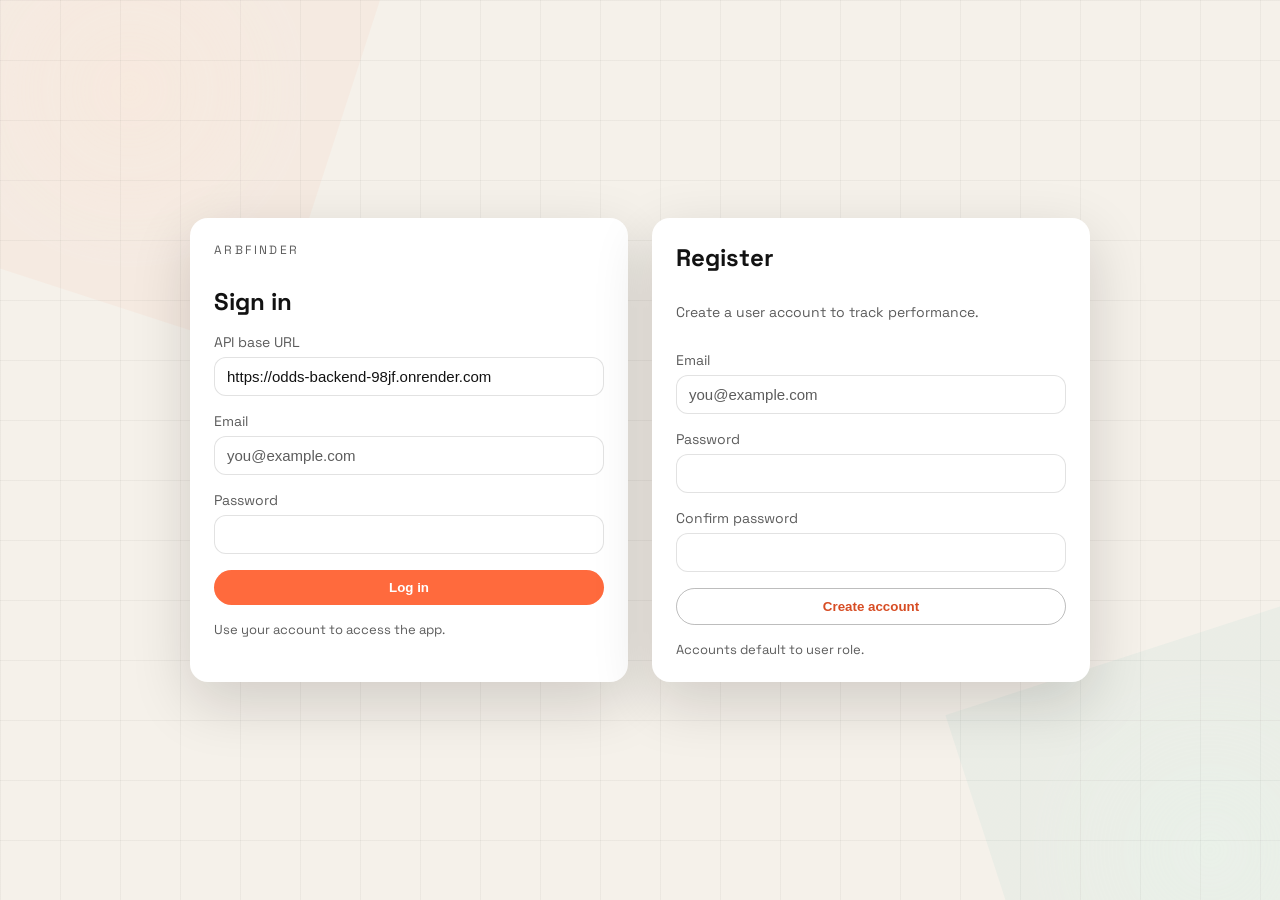
<file: frontend/index.html>
<!doctype html>
<html lang="en">
  <head>
    <meta charset="UTF-8" />
    <meta name="viewport" content="width=device-width, initial-scale=1.0" />
    <title>ArbFinder</title>
    <link rel="preconnect" href="https://fonts.googleapis.com" />
    <link rel="preconnect" href="https://fonts.gstatic.com" crossorigin />
    <link
      href="https://fonts.googleapis.com/css2?family=Space+Grotesk:wght@400;500;600;700&display=swap"
      rel="stylesheet"
    />
    <link rel="stylesheet" href="./styles.css" />
  </head>
  <body>
    <div class="backdrop">
      <div class="blob blob--a"></div>
      <div class="blob blob--b"></div>
      <div class="grid-overlay"></div>
    </div>

    <main class="page">
      <header class="hero">
        <div>
          <p class="eyebrow">Arbitrage Console</p>
          <h1>ArbFinder</h1>
          <p class="lede">
            Unified view of value bets and odds API opportunities.
          </p>
        </div>
        <div class="hero-card">
          <div class="hero-stat">
            <span>Last refresh</span>
            <strong id="last-refresh">Never</strong>
          </div>
          <div class="hero-stat">
            <span>API status</span>
            <strong id="api-status">Idle</strong>
          </div>
          <div class="hero-stat">
            <span>Signed in as</span>
            <strong id="user-badge">Unknown</strong>
          </div>
          <a class="link" href="./admin.html" id="admin-link">Admin console</a>
          <a class="link" href="./performance.html">Performance</a>
          <button class="link link--button" id="logout-btn" type="button">
            Log out
          </button>
        </div>
      </header>

      <section class="panel">
        <div class="panel-header">
          <h2>Connection</h2>
          <div class="panel-actions">
            <button class="button button--ghost" id="theme-toggle">Toggle theme</button>
            <button class="button" id="refresh-all">Refresh all</button>
          </div>
        </div>
        <div class="controls">
          <label class="field">
            <span>API base URL</span>
            <input id="api-base" type="text" value="https://odds-backend-98jf.onrender.com" />
          </label>
          <label class="field">
            <span>Stake pool</span>
            <input id="stake-pool" type="number" step="1" value="100" />
          </label>
        </div>
      </section>

      <section class="grid">

        <div class="card">
          <div class="card-header">
            <h3>Value Bets (EV ≥ 105%)</h3>
            <label class="field field--inline">
              <span>Sort</span>
              <select id="valuebet-sort">
                <option value="none">Default</option>
                <option value="ev">Highest EV</option>
                <option value="time">Start time</option>
              </select>
            </label>
            <button class="button button--ghost" id="valuebet-show-dismissed">
              Show dismissed
            </button>
            <button class="button button--ghost" id="refresh-valuebets">Refresh</button>
          </div>
          <div class="summary" id="valuebet-summary">No data loaded.</div>
          <div class="table" id="valuebet-table"></div>
        </div>

        <div class="card">
          <div class="card-header">
            <h3>Arbitrage Opportunities</h3>
            <button class="button button--ghost" id="refresh-odds-api">
              Refresh
            </button>
          </div>
          <div class="summary" id="odds-api-summary">No data loaded.</div>
          <div class="table" id="odds-api-table"></div>
        </div>
      </section>
    </main>

    <script src="./config.js"></script>
    <script src="./app.js"></script>
  </body>
</html>
</file>
<file: frontend/styles.css>
:root {
  color-scheme: light dark;
  --ink: #121212;
  --muted: #5c5c5c;
  --bg: #f5f1ea;
  --card: #ffffff;
  --accent: #ff6a3d;
  --accent-dark: #d74c23;
  --teal: #16a6a3;
  --border: rgba(18, 18, 18, 0.12);
  --border-strong: rgba(18, 18, 18, 0.28);
  --surface: rgba(18, 18, 18, 0.04);
  --surface-strong: rgba(18, 18, 18, 0.08);
  --pill-bg: rgba(22, 166, 163, 0.15);
  --pill-ink: #0c5352;
  --shadow: 0 20px 60px rgba(19, 14, 10, 0.16);
  --radius: 18px;
}

@media (prefers-color-scheme: dark) {
  :root {
    --ink: #f5f3ef;
    --muted: #b3aea6;
    --bg: #171514;
    --card: #1f1c1a;
    --accent: #ff8a66;
    --accent-dark: #ff6a3d;
    --teal: #29c1bd;
    --border: rgba(255, 255, 255, 0.18);
    --border-strong: rgba(255, 255, 255, 0.32);
    --surface: rgba(255, 255, 255, 0.06);
    --surface-strong: rgba(255, 255, 255, 0.12);
    --pill-bg: rgba(41, 193, 189, 0.22);
    --pill-ink: #d9fffb;
    --shadow: 0 24px 70px rgba(0, 0, 0, 0.45);
  }
}

:root[data-theme="light"] {
  --ink: #121212;
  --muted: #5c5c5c;
  --bg: #f5f1ea;
  --card: #ffffff;
  --accent: #ff6a3d;
  --accent-dark: #d74c23;
  --teal: #16a6a3;
  --border: rgba(18, 18, 18, 0.12);
  --border-strong: rgba(18, 18, 18, 0.28);
  --surface: rgba(18, 18, 18, 0.04);
  --surface-strong: rgba(18, 18, 18, 0.08);
  --pill-bg: rgba(22, 166, 163, 0.15);
  --pill-ink: #0c5352;
  --shadow: 0 20px 60px rgba(19, 14, 10, 0.16);
}

:root[data-theme="dark"] {
  --ink: #f5f3ef;
  --muted: #b3aea6;
  --bg: #171514;
  --card: #1f1c1a;
  --accent: #ff8a66;
  --accent-dark: #ff6a3d;
  --teal: #29c1bd;
  --border: rgba(255, 255, 255, 0.18);
  --border-strong: rgba(255, 255, 255, 0.32);
  --surface: rgba(255, 255, 255, 0.06);
  --surface-strong: rgba(255, 255, 255, 0.12);
  --pill-bg: rgba(41, 193, 189, 0.22);
  --pill-ink: #d9fffb;
  --shadow: 0 24px 70px rgba(0, 0, 0, 0.45);
}

* {
  box-sizing: border-box;
}

html {
  font-size: 18px;
}

body {
  margin: 0;
  font-family: "Space Grotesk", sans-serif;
  color: var(--ink);
  background: var(--bg);
}

.backdrop {
  position: fixed;
  inset: 0;
  z-index: -1;
  overflow: hidden;
}

.blob {
  position: absolute;
  width: 420px;
  height: 420px;
  filter: blur(0px);
  opacity: 0.22;
}

.blob--a {
  top: -120px;
  left: -80px;
  background: radial-gradient(circle, #ffd0b8 0%, rgba(255, 106, 61, 0.2) 60%);
  transform: rotate(18deg);
}

.blob--b {
  right: -140px;
  bottom: -160px;
  background: radial-gradient(circle, #c2f0e6 0%, rgba(22, 166, 163, 0.2) 60%);
  transform: rotate(-18deg);
}

.grid-overlay {
  position: absolute;
  inset: 0;
  background-image: linear-gradient(
      rgba(18, 18, 18, 0.04) 1px,
      transparent 1px
    ),
    linear-gradient(90deg, rgba(18, 18, 18, 0.04) 1px, transparent 1px);
  background-size: 60px 60px;
}

.page {
  max-width: 1200px;
  margin: 0 auto;
  padding: 48px 24px 80px;
}

.hero {
  display: flex;
  justify-content: space-between;
  align-items: flex-start;
  gap: 32px;
  margin-bottom: 32px;
}

.eyebrow {
  text-transform: uppercase;
  letter-spacing: 0.2em;
  font-size: 12px;
  color: var(--muted);
  margin: 0 0 12px;
}

h1 {
  font-size: clamp(36px, 6vw, 64px);
  margin: 0 0 12px;
}

.lede {
  font-size: 18px;
  color: var(--muted);
  max-width: 520px;
}

.hero-card {
  background: var(--card);
  border-radius: var(--radius);
  padding: 20px 22px;
  box-shadow: var(--shadow);
  min-width: 220px;
}

.hero-stat {
  display: flex;
  flex-direction: column;
  gap: 6px;
  font-size: 14px;
  color: var(--muted);
}

.hero-stat strong {
  color: var(--ink);
  font-size: 18px;
}

.panel {
  background: var(--card);
  border-radius: var(--radius);
  padding: 20px;
  box-shadow: var(--shadow);
  margin-bottom: 28px;
}

.panel-header {
  display: flex;
  align-items: center;
  justify-content: space-between;
  margin-bottom: 16px;
}

.panel-actions {
  display: flex;
  align-items: center;
  gap: 10px;
}

.controls {
  display: grid;
  gap: 16px;
  grid-template-columns: repeat(auto-fit, minmax(180px, 1fr));
}

.field {
  display: flex;
  flex-direction: column;
  gap: 6px;
  font-size: 14px;
  color: var(--muted);
}

.field input[type="text"],
.field input[type="number"],
.field input[type="password"] {
  border: 1px solid var(--border);
  border-radius: 12px;
  padding: 10px 12px;
  font-size: 15px;
  outline: none;
  background: var(--card);
  color: var(--ink);
}

.field-input {
  border: 1px solid var(--border);
  border-radius: 10px;
  padding: 8px 10px;
  font-size: 14px;
  outline: none;
  background: var(--card);
  color: var(--ink);
}

.field-input--compact {
  width: 120px;
}

.is-hidden {
  display: none;
}

.field-select {
  border: 1px solid var(--border);
  border-radius: 10px;
  padding: 8px 10px;
  font-size: 14px;
  outline: none;
  background: var(--card);
  color: var(--ink);
}

.field select {
  border: 1px solid var(--border);
  border-radius: 12px;
  padding: 8px 12px;
  font-size: 14px;
  background: var(--card);
  outline: none;
  color: var(--ink);
}

.field--inline {
  flex-direction: row;
  align-items: center;
  gap: 10px;
}

.field--actions {
  justify-content: flex-end;
  padding-top: 22px;
}

.field input:focus {
  border-color: var(--accent);
  box-shadow: 0 0 0 3px rgba(255, 106, 61, 0.2);
}

.field--checkbox {
  flex-direction: row;
  align-items: center;
  gap: 10px;
  padding-top: 22px;
}

.link {
  display: inline-flex;
  color: var(--accent-dark);
  text-decoration: none;
  font-weight: 600;
  margin-top: 12px;
}

.link:hover {
  text-decoration: underline;
}

.link--button {
  background: transparent;
  border: none;
  padding: 0;
  cursor: pointer;
  font: inherit;
}

.button {
  background: var(--accent);
  color: #fff;
  border: none;
  border-radius: 999px;
  padding: 10px 18px;
  font-weight: 600;
  cursor: pointer;
  transition: transform 0.2s ease, box-shadow 0.2s ease;
}

.button:hover {
  transform: translateY(-1px);
  box-shadow: 0 10px 20px rgba(255, 106, 61, 0.25);
}

.button--ghost {
  background: transparent;
  color: var(--accent-dark);
  border: 1px solid var(--border-strong);
  box-shadow: none;
}

.button--ghost:hover {
  background: var(--surface);
  border-color: var(--accent);
  color: var(--accent);
}

.grid {
  display: grid;
  gap: 24px;
  grid-template-columns: repeat(auto-fit, minmax(320px, 1fr));
}

.card {
  background: var(--card);
  border-radius: var(--radius);
  padding: 20px;
  box-shadow: var(--shadow);
  min-height: 380px;
  display: flex;
  flex-direction: column;
  gap: 16px;
  animation: fadeUp 0.6s ease both;
}

.card:nth-child(2) {
  animation-delay: 0.15s;
}

.card-header {
  display: flex;
  align-items: center;
  justify-content: space-between;
}

.summary {
  font-size: 14px;
  color: var(--muted);
}

.table {
  display: flex;
  flex-direction: column;
  gap: 12px;
}

.row {
  border: 1px solid var(--border);
  border-radius: 12px;
  padding: 12px 14px 38px;
  display: grid;
  gap: 8px;
  grid-template-columns: repeat(auto-fit, minmax(120px, 1fr));
  font-size: 14px;
  position: relative;
}

.row {
  box-shadow: 0 0 0 1px var(--surface) inset;
}

.row strong {
  font-size: 13px;
  color: var(--muted);
  display: block;
}

.row a {
  color: var(--accent-dark);
  text-decoration: none;
  font-weight: 600;
}

.row a:hover {
  text-decoration: underline;
}

.user-role {
  width: 100%;
  border: 1px solid var(--border);
  border-radius: 10px;
  padding: 6px 10px;
  font-size: 13px;
  background: var(--card);
  color: var(--ink);
}

.user-role:disabled {
  opacity: 0.6;
}

.user-active {
  accent-color: var(--accent);
}

.pill {
  background: var(--pill-bg);
  color: var(--pill-ink);
  padding: 4px 8px;
  border-radius: 999px;
  font-size: 12px;
  width: fit-content;
}

.pill--link {
  text-decoration: none;
  transition: transform 0.2s ease, box-shadow 0.2s ease;
}

.pill--link:hover {
  transform: translateY(-1px);
  box-shadow: 0 8px 18px rgba(0, 0, 0, 0.18);
}

.meta {
  color: var(--muted);
  font-size: 12px;
  margin-top: 4px;
}

.bet-toggle {
  position: absolute;
  top: 10px;
  right: 12px;
  display: inline-flex;
  align-items: center;
  gap: 6px;
  font-size: 12px;
  color: var(--muted);
}

.bet-toggle input {
  accent-color: var(--accent);
}

.trash-btn {
  position: absolute;
  bottom: 10px;
  right: 12px;
  border: 1px solid var(--border);
  background: transparent;
  color: var(--muted);
  border-radius: 10px;
  padding: 4px 6px;
  cursor: pointer;
  font-size: 12px;
}

.trash-btn:hover {
  color: var(--ink);
  border-color: var(--border-strong);
}

.restore-btn {
  position: absolute;
  bottom: 10px;
  right: 12px;
  border: 1px solid var(--border);
  background: transparent;
  color: var(--muted);
  border-radius: 10px;
  padding: 4px 6px;
  cursor: pointer;
  font-size: 12px;
}

#valuebet-show-dismissed {
  padding: 6px 12px;
  font-size: 12px;
}

.restore-btn:hover {
  color: var(--ink);
  border-color: var(--border-strong);
}

.empty {
  text-align: center;
  padding: 40px 20px;
  color: var(--muted);
}

.log {
  background: var(--surface);
  border-radius: 12px;
  padding: 12px 14px;
  font-size: 12px;
  white-space: pre-wrap;
  color: var(--ink);
}

.notice {
  font-size: 13px;
  color: var(--muted);
  border-radius: 12px;
  padding: 10px 12px;
  background: var(--surface);
  min-height: 20px;
}

.notice--good {
  color: #0c5352;
  background: rgba(22, 166, 163, 0.15);
}

.progress {
  display: flex;
  flex-direction: column;
  gap: 8px;
  margin: 12px 0 16px;
}

.progress__label {
  font-size: 12px;
  color: var(--muted);
}

.progress__track {
  width: 100%;
  height: 10px;
  background: var(--surface-strong);
  border-radius: 999px;
  overflow: hidden;
}

.progress__fill {
  height: 100%;
  width: 0%;
  background: linear-gradient(90deg, var(--teal), var(--accent));
  transition: width 0.3s ease;
}

.chart {
  margin-top: 16px;
  padding: 16px;
  border-radius: 16px;
  background: var(--surface);
}

.chart svg {
  width: 100%;
  height: auto;
}

.chart__grid {
  stroke: var(--surface-strong);
  stroke-width: 1;
}

.chart__line {
  fill: none;
  stroke: var(--accent);
  stroke-width: 3;
}

.chart__area {
  fill: rgba(255, 106, 61, 0.15);
}

.chart__label {
  font-size: 12px;
  fill: var(--muted);
}

::placeholder {
  color: var(--muted);
}

@keyframes fadeUp {
  from {
    opacity: 0;
    transform: translateY(18px);
  }
  to {
    opacity: 1;
    transform: translateY(0);
  }
}

@media (max-width: 720px) {
  .hero {
    flex-direction: column;
  }

  .hero-card {
    width: 100%;
  }
}

.auth-shell {
  min-height: 100vh;
  display: flex;
  align-items: center;
  justify-content: center;
  padding: 48px 24px;
}

.auth-grid {
  width: min(900px, 100%);
  display: grid;
  gap: 24px;
  grid-template-columns: repeat(auto-fit, minmax(280px, 1fr));
}

.auth-card {
  background: var(--card);
  border-radius: var(--radius);
  padding: 24px;
  box-shadow: var(--shadow);
  display: flex;
  flex-direction: column;
  gap: 16px;
}

.auth-title {
  font-size: 24px;
  margin: 0;
}

.auth-status {
  font-size: 13px;
  color: var(--muted);
}
</file>
